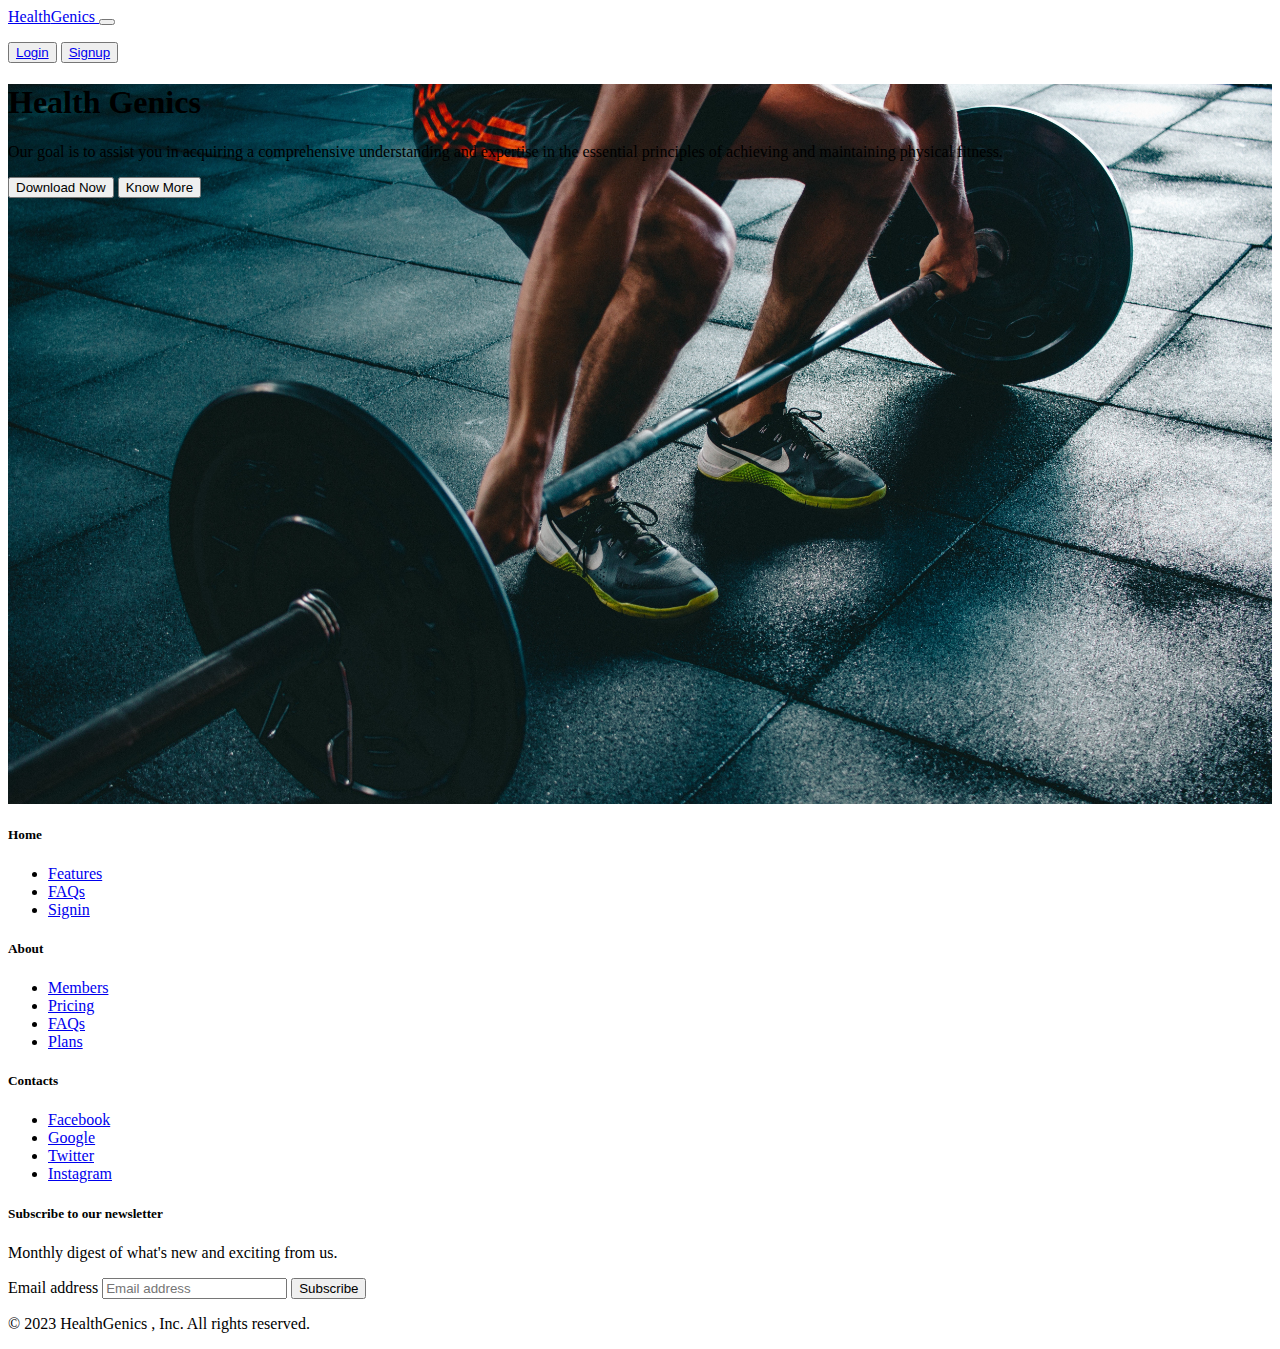
<file: index.html>
<!DOCTYPE html>
<html lang="en">

<head>
    <meta charset="UTF-8">
    <meta http-equiv="X-UA-Compatible" content="IE=edge">
    <meta name="viewport" content="width=device-width, initial-scale=1.0">
    <title>landingpage</title>
    <link href="https://cdn.jsdelivr.net/npm/bootstrap@5.3.0-alpha3/dist/css/bootstrap.min.css" rel="stylesheet"
        integrity="sha384-KK94CHFLLe+nY2dmCWGMq91rCGa5gtU4mk92HdvYe+M/SXH301p5ILy+dN9+nJOZ" crossorigin="anonymous">
</head>

<body>
    <!-- Navigation -->
    <section>
    <nav class="navbar navbar-expand-lg bg-secondary fixed-top">
        <div class="container">
            <a class="navbar-brand fw-bold text-body-emphasis-light" href="#">
                <span class="text-light">Health</span><span class="text-danger">Genics </span>
            </a>
            <button class="navbar-toggler" type="button" data-bs-toggle="collapse" data-bs-target="#navbarScroll"
                aria-controls="navbarScroll" aria-expanded="false" aria-label="Toggle navigation">
                <span class="navbar-toggler-icon"></span>
            </button>
            <div class="collapse navbar-collapse" id="navbarScroll">
                <ul class="navbar-nav mx-auto my-2 my-lg-0 " style="--bs-scroll-height: 100px;"></ul>                 

                <form role="search">
                    <button class="btn btn-outline-light" type="submit"> <a class="nav-link text-light" href="login.html">Login</a> </button>
                    <button class="btn btn-outline-light" type="submit"> <a class="nav-link text-light" href="signup.html">Signup</a> </button>
                </form>
            </div>
        </div>
    </nav>
    <!-- Hero -->
</section>
<section id="body" class="bg-dark text-light">
    <div class="bg-img" style="background-image: url('pexels-victor-freitas-841130.jpg');
    height: 80vh; background-size: cover;">
<div class="px-4 py-5 my-5 text-center">
    <h1 class="display-5 fw-bold text-body-emphasis"> <span class="text-light">Health</span> <span class="text-danger">Genics</span></h1>
    <div class="col-lg-6 mx-auto">
      <p class="lead mb-4">Our goal is to assist you in acquiring a comprehensive understanding and 
        expertise in the essential principles of achieving and maintaining physical fitness.</p>
      <div class="d-grid gap-2 d-sm-flex justify-content-sm-center">
        <button type="button" class="btn btn-danger btn-lg px-4 gap-3">Download Now</button>
        <button type="button" class="btn btn-outline-secondary btn-lg px-4">Know More</button>
      </div>
    </div>
  </div>
</div>
</section>


<!-- Footer -->
<section class="bg-dark text-light" id="contacts">
    <div class="container">
        <footer class="py-5">
         
          <div class="row">
            <div class="col-6 col-md-2 mb-3">
              <h5>Home</h5>
              <ul class="nav flex-column">
                <li class="nav-item mb-2"><a href="#" class="nav-link p-0 text-light">Features</a></li>
                <li class="nav-item mb-2"><a href="#" class="nav-link p-0 text-light">FAQs</a></li>
                <li class="nav-item mb-2"><a href="#" class="nav-link p-0 text-light">Signin</a></li>               
              </ul>
            </div>
      
            <div class="col-6 col-md-2 mb-3">
              <h5>About</h5>
              <ul class="nav flex-column">
                <li class="nav-item mb-2"><a href="#" class="nav-link p-0 text-light">Members</a></li>
                <li class="nav-item mb-2"><a href="#" class="nav-link p-0 text-light">Pricing</a></li>
                <li class="nav-item mb-2"><a href="#" class="nav-link p-0 text-light">FAQs</a></li>
                <li class="nav-item mb-2"><a href="#" class="nav-link p-0 text-light">Plans</a></li>
              </ul>
            </div>
      
            <div class="col-6 col-md-2 mb-3">
              <h5>Contacts</h5>
              <ul class="nav flex-column">
                <li class="nav-item mb-2"><a href="#" class="nav-link p-0 text-light">Facebook</a></li>
                <li class="nav-item mb-2"><a href="#" class="nav-link p-0 text-light">Google</a></li>
                <li class="nav-item mb-2"><a href="#" class="nav-link p-0 text-light">Twitter</a></li>
                <li class="nav-item mb-2"><a href="#" class="nav-link p-0 text-light">Instagram</a></li>

              </ul>
            </div>
      
            <div class="col-md-5 offset-md-1 mb-3">
              <form>
                <h5>Subscribe to our newsletter</h5>
                <p>Monthly digest of what's new and exciting from us.</p>
                <div class="d-flex flex-column flex-sm-row w-100 gap-2">
                  <label for="newsletter1" class="visually-hidden">Email address</label>
                  <input id="newsletter1" type="text" class="form-control" placeholder="Email address">
                  <button class="btn btn-danger" type="button">Subscribe</button>
                </div>
              </form>
            </div>
          </div>
      
          <div class="d-flex flex-column flex-sm-row justify-content-center py-1 my-1 border-top">
            <p>&copy; 2023 Health<span class="text-danger">Genics</span> , Inc. All rights reserved.</p>
          </div>
        </footer>
      </div>
</section>

    <script src="https://cdn.jsdelivr.net/npm/bootstrap@5.3.0-alpha3/dist/js/bootstrap.bundle.min.js"
        integrity="sha384-ENjdO4Dr2bkBIFxQpeoTz1HIcje39Wm4jDKdf19U8gI4ddQ3GYNS7NTKfAdVQSZe"
        crossorigin="anonymous"></script>
</body>

</html>
</file>
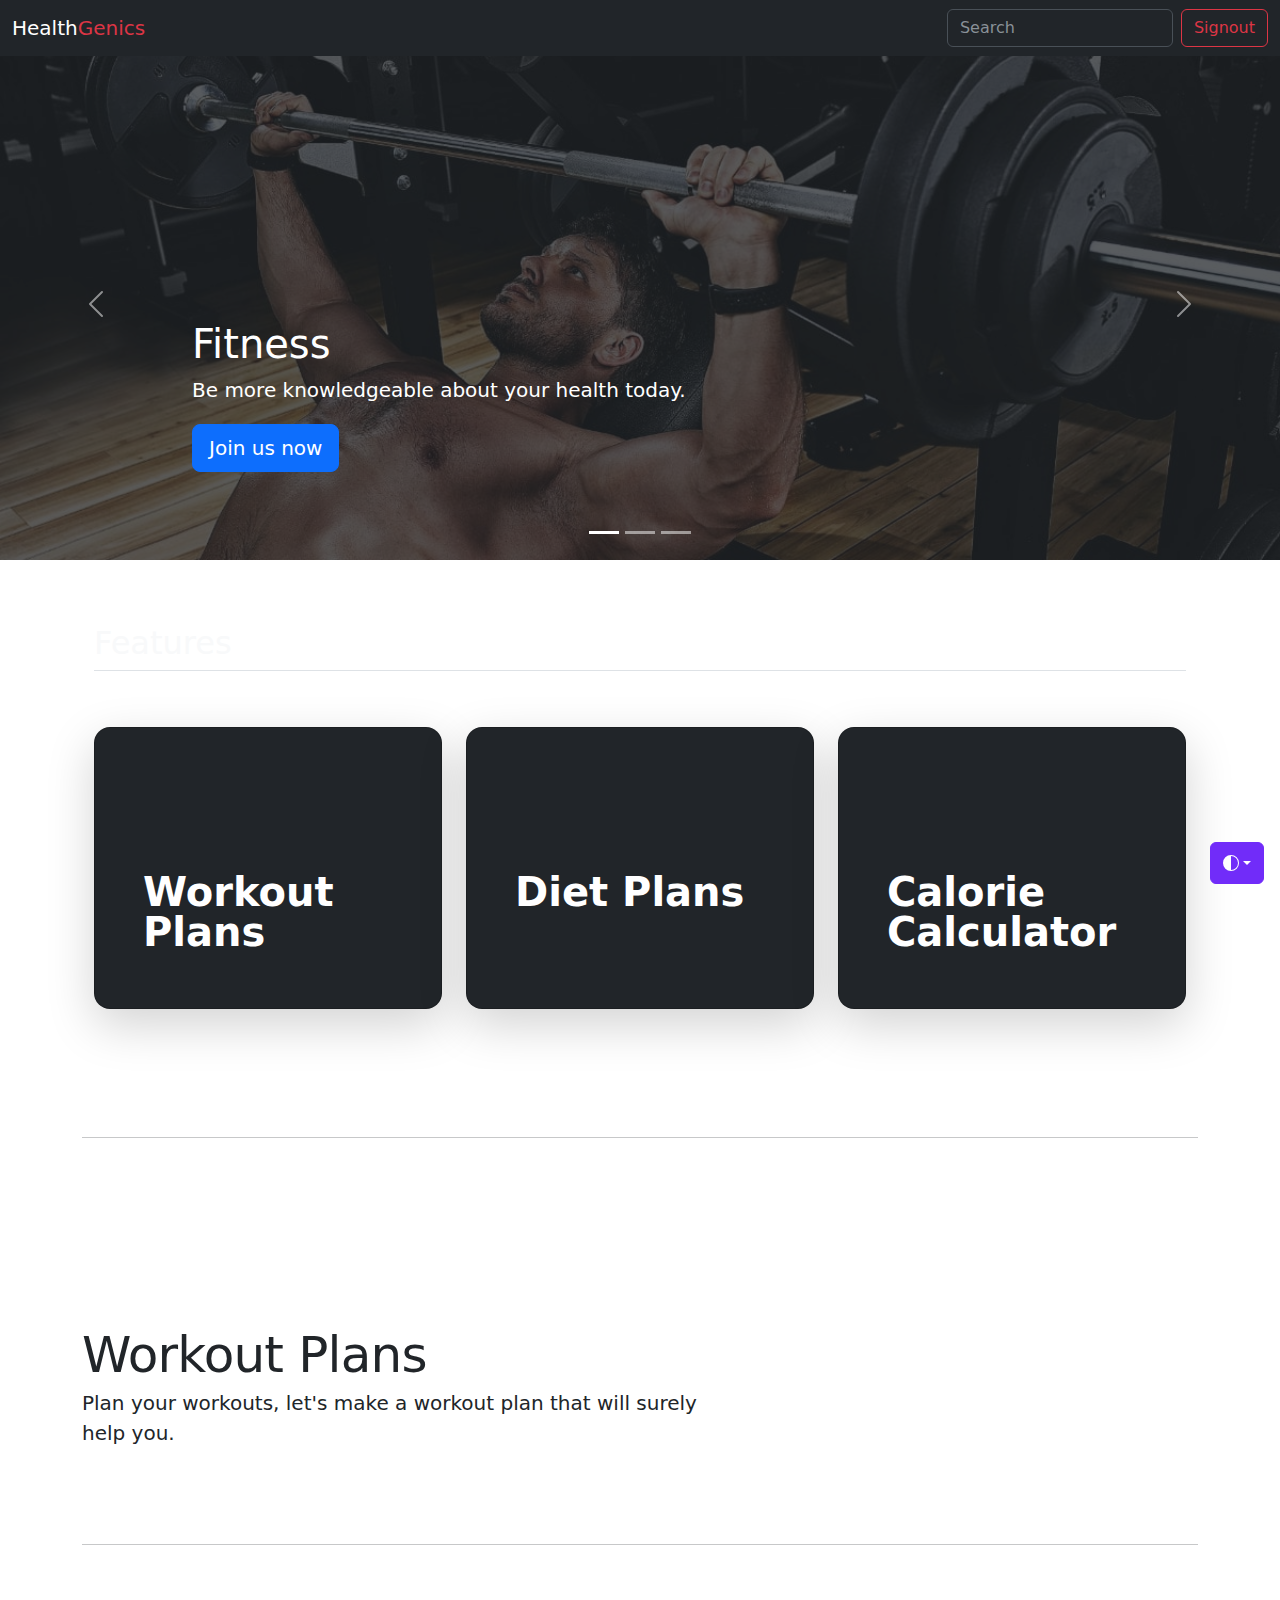
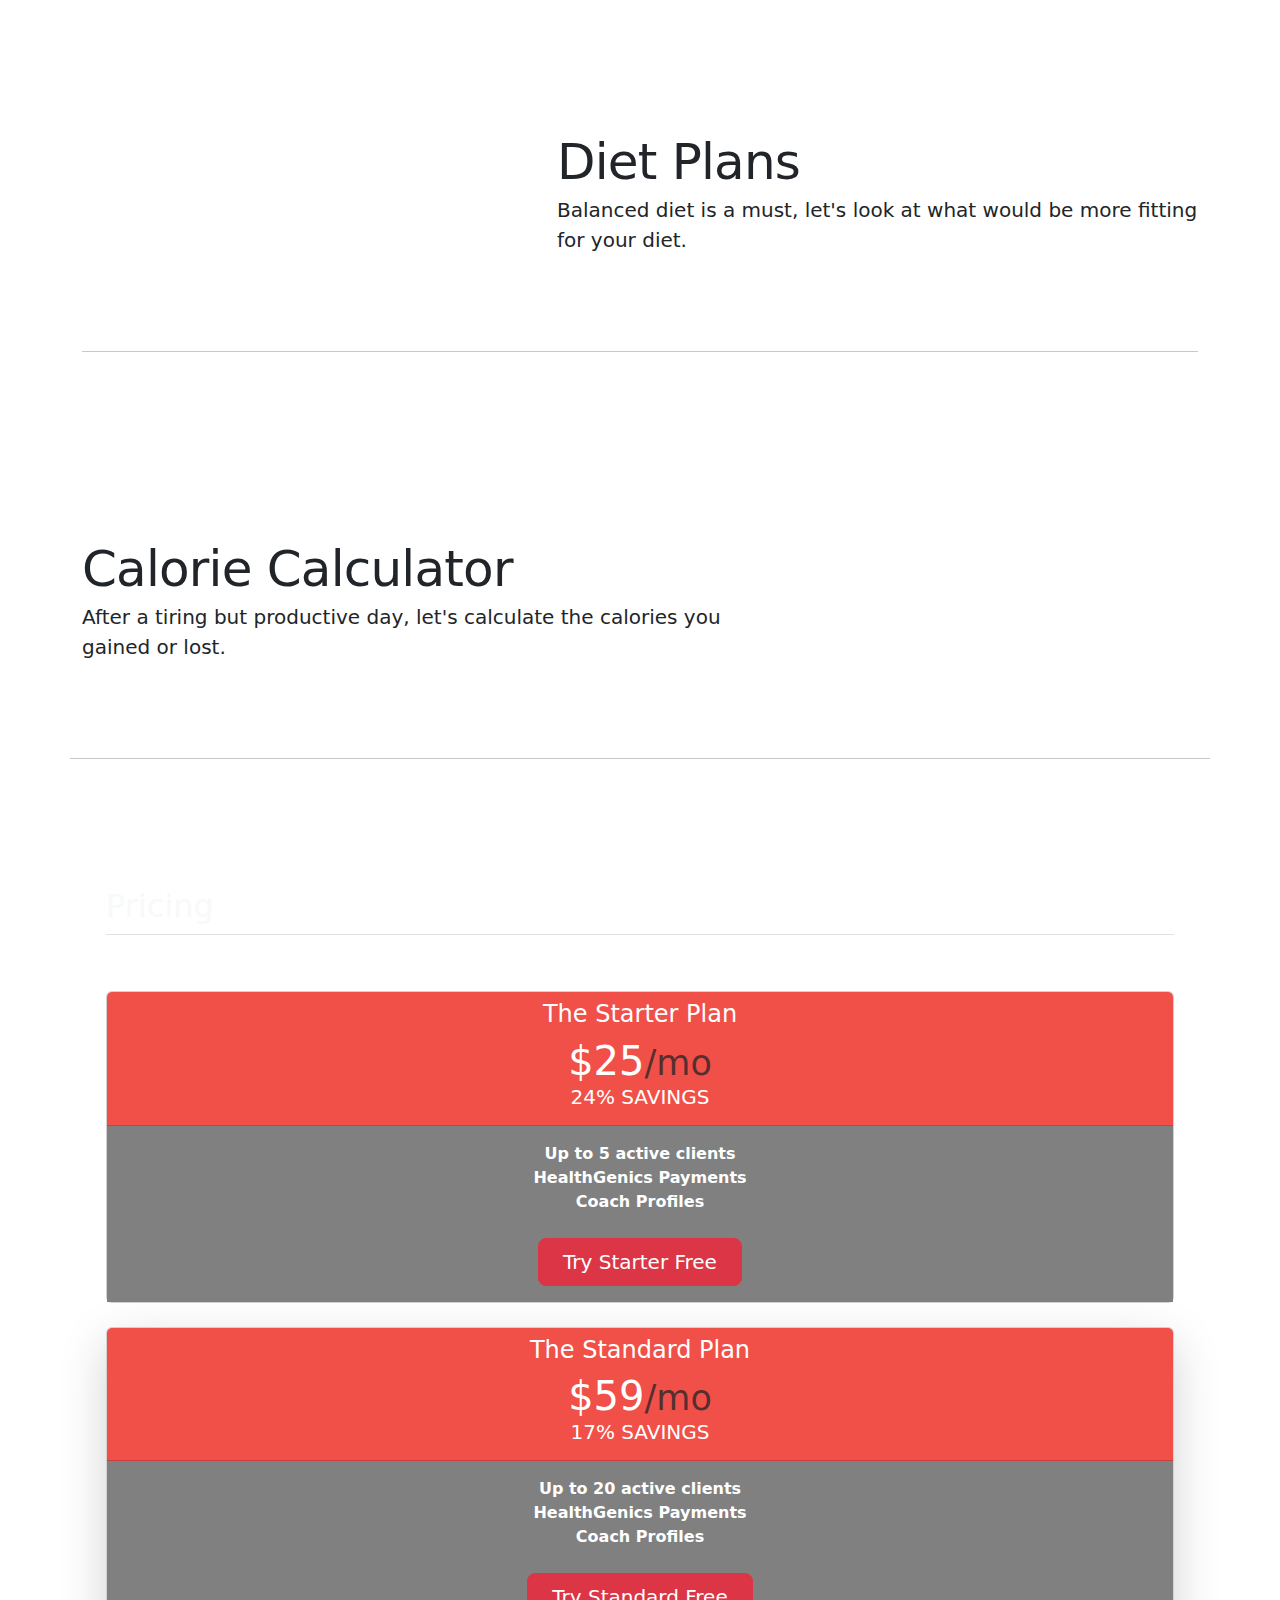
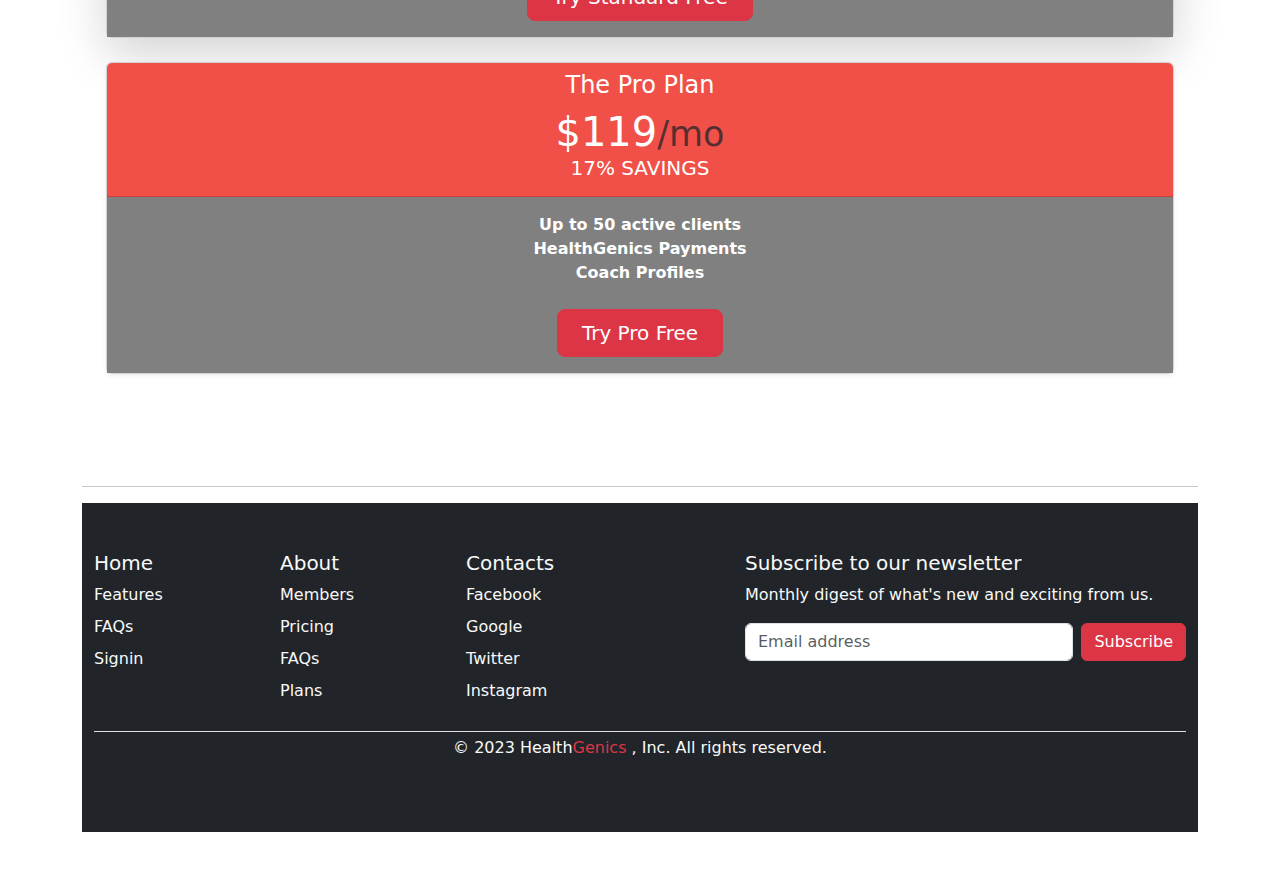
<file: dashboard.html>
<!DOCTYPE html>
<html lang="en">
<head>
  <meta charset="UTF-8">
  <meta http-equiv="X-UA-Compatible" content="IE=edge">
  <meta name="viewport" content="width=device-width, initial-scale=1.0">
  <link rel="stylesheet" href="bootstrap.min.css">
  <title>HealthGenics Dashboard</title>

  <style>
    .bd-placeholder-img {
      font-size: 1.125rem;
      text-anchor: middle;
      -webkit-user-select: none;
      -moz-user-select: none;
      user-select: none;
    }

    @media (min-width: 768px) {
      .bd-placeholder-img-lg {
        font-size: 3.5rem;
      }
    }

    .b-example-divider {
      width: 100%;
      height: 3rem;
      background-color: rgba(0, 0, 0, .1);
      border: solid rgba(0, 0, 0, .15);
      border-width: 1px 0;
      box-shadow: inset 0 .5em 1.5em rgba(0, 0, 0, .1), inset 0 .125em .5em rgba(0, 0, 0, .15);
    }

    .b-example-vr {
      flex-shrink: 0;
      width: 1.5rem;
      height: 100vh;
    }

    .bi {
      vertical-align: -.125em;
      fill: currentColor;
    }

    .nav-scroller {
      position: relative;
      z-index: 2;
      height: 2.75rem;
      overflow-y: hidden;
    }

    .nav-scroller .nav {
      display: flex;
      flex-wrap: nowrap;
      padding-bottom: 1rem;
      margin-top: -1px;
      overflow-x: auto;
      text-align: center;
      white-space: nowrap;
      -webkit-overflow-scrolling: touch;
    }

    .btn-bd-primary {
      --bd-violet-bg: #712cf9;
      --bd-violet-rgb: 112.520718, 44.062154, 249.437846;

      --bs-btn-font-weight: 600;
      --bs-btn-color: var(--bs-white);
      --bs-btn-bg: var(--bd-violet-bg);
      --bs-btn-border-color: var(--bd-violet-bg);
      --bs-btn-hover-color: var(--bs-white);
      --bs-btn-hover-bg: #6528e0;
      --bs-btn-hover-border-color: #6528e0;
      --bs-btn-focus-shadow-rgb: var(--bd-violet-rgb);
      --bs-btn-active-color: var(--bs-btn-hover-color);
      --bs-btn-active-bg: #5a23c8;
      --bs-btn-active-border-color: #5a23c8;
    }
    .bd-mode-toggle {
      z-index: 1500;
    }
  </style>
</head>
<body>
  
  <!-- Custom styles for this template -->
  <link href="carousel.css" rel="stylesheet">
</head>
<body>
  <svg xmlns="http://www.w3.org/2000/svg" style="display: none;">
    <symbol id="check2" viewBox="0 0 16 16">
      <path d="M13.854 3.646a.5.5 0 0 1 0 .708l-7 7a.5.5 0 0 1-.708 0l-3.5-3.5a.5.5 0 1 1 .708-.708L6.5 10.293l6.646-6.647a.5.5 0 0 1 .708 0z"/>
    </symbol>
    <symbol id="circle-half" viewBox="0 0 16 16">
      <path d="M8 15A7 7 0 1 0 8 1v14zm0 1A8 8 0 1 1 8 0a8 8 0 0 1 0 16z"/>
    </symbol>
    <symbol id="moon-stars-fill" viewBox="0 0 16 16">
      <path d="M6 .278a.768.768 0 0 1 .08.858 7.208 7.208 0 0 0-.878 3.46c0 4.021 3.278 7.277 7.318 7.277.527 0 1.04-.055 1.533-.16a.787.787 0 0 1 .81.316.733.733 0 0 1-.031.893A8.349 8.349 0 0 1 8.344 16C3.734 16 0 12.286 0 7.71 0 4.266 2.114 1.312 5.124.06A.752.752 0 0 1 6 .278z"/>
      <path d="M10.794 3.148a.217.217 0 0 1 .412 0l.387 1.162c.173.518.579.924 1.097 1.097l1.162.387a.217.217 0 0 1 0 .412l-1.162.387a1.734 1.734 0 0 0-1.097 1.097l-.387 1.162a.217.217 0 0 1-.412 0l-.387-1.162A1.734 1.734 0 0 0 9.31 6.593l-1.162-.387a.217.217 0 0 1 0-.412l1.162-.387a1.734 1.734 0 0 0 1.097-1.097l.387-1.162zM13.863.099a.145.145 0 0 1 .274 0l.258.774c.115.346.386.617.732.732l.774.258a.145.145 0 0 1 0 .274l-.774.258a1.156 1.156 0 0 0-.732.732l-.258.774a.145.145 0 0 1-.274 0l-.258-.774a1.156 1.156 0 0 0-.732-.732l-.774-.258a.145.145 0 0 1 0-.274l.774-.258c.346-.115.617-.386.732-.732L13.863.1z"/>
    </symbol>
    <symbol id="sun-fill" viewBox="0 0 16 16">
      <path d="M8 12a4 4 0 1 0 0-8 4 4 0 0 0 0 8zM8 0a.5.5 0 0 1 .5.5v2a.5.5 0 0 1-1 0v-2A.5.5 0 0 1 8 0zm0 13a.5.5 0 0 1 .5.5v2a.5.5 0 0 1-1 0v-2A.5.5 0 0 1 8 13zm8-5a.5.5 0 0 1-.5.5h-2a.5.5 0 0 1 0-1h2a.5.5 0 0 1 .5.5zM3 8a.5.5 0 0 1-.5.5h-2a.5.5 0 0 1 0-1h2A.5.5 0 0 1 3 8zm10.657-5.657a.5.5 0 0 1 0 .707l-1.414 1.415a.5.5 0 1 1-.707-.708l1.414-1.414a.5.5 0 0 1 .707 0zm-9.193 9.193a.5.5 0 0 1 0 .707L3.05 13.657a.5.5 0 0 1-.707-.707l1.414-1.414a.5.5 0 0 1 .707 0zm9.193 2.121a.5.5 0 0 1-.707 0l-1.414-1.414a.5.5 0 0 1 .707-.707l1.414 1.414a.5.5 0 0 1 0 .707zM4.464 4.465a.5.5 0 0 1-.707 0L2.343 3.05a.5.5 0 1 1 .707-.707l1.414 1.414a.5.5 0 0 1 0 .708z"/>
    </symbol>
  </svg>

  <div class="dropdown position-fixed bottom-0 end-0 mb-3 me-3 bd-mode-toggle">
    <button class="btn btn-bd-primary py-2 dropdown-toggle d-flex align-items-center"
            id="bd-theme"
            type="button"
            aria-expanded="false"
            data-bs-toggle="dropdown"
            aria-label="Toggle theme (auto)">
      <svg class="bi my-1 theme-icon-active" width="1em" height="1em"><use href="#circle-half"></use></svg>
      <span class="visually-hidden" id="bd-theme-text">Toggle theme</span>
    </button>
    <ul class="dropdown-menu dropdown-menu-end shadow" aria-labelledby="bd-theme-text">
      <li>
        <button type="button" class="dropdown-item d-flex align-items-center" data-bs-theme-value="light" aria-pressed="false">
          <svg class="bi me-2 opacity-50 theme-icon" width="1em" height="1em"><use href="#sun-fill"></use></svg>
          Light
          <svg class="bi ms-auto d-none" width="1em" height="1em"><use href="#check2"></use></svg>
        </button>
      </li>
      <li>
        <button type="button" class="dropdown-item d-flex align-items-center" data-bs-theme-value="dark" aria-pressed="false">
          <svg class="bi me-2 opacity-50 theme-icon" width="1em" height="1em"><use href="#moon-stars-fill"></use></svg>
          Dark
          <svg class="bi ms-auto d-none" width="1em" height="1em"><use href="#check2"></use></svg>
        </button>
      </li>
      <li>
        <button type="button" class="dropdown-item d-flex align-items-center active" data-bs-theme-value="auto" aria-pressed="true">
          <svg class="bi me-2 opacity-50 theme-icon" width="1em" height="1em"><use href="#circle-half"></use></svg>
          Auto
          <svg class="bi ms-auto d-none" width="1em" height="1em"><use href="#check2"></use></svg>
        </button>
      </li>
    </ul>
  </div>

  
<header data-bs-theme="dark">
<nav class="navbar navbar-expand-md navbar-dark fixed-top bg-dark">
  <div class="container-fluid">
    <a class="navbar-brand">Health<span class="text-danger">Genics</span> </a>

    <form class="d-flex" role="search">
      <input class="form-control me-2" type="search" placeholder="Search" aria-label="Search">
      <button class="btn btn-outline-danger" type="submit"> <a class="nav-link text-danger" href="login.html">Signout</a> </button>
    </form>
  </div>
</nav>
</header>

<main>

<div id="myCarousel" class="carousel slide" data-bs-ride="carousel">
  <div class="carousel-indicators">
    <button type="button" data-bs-target="#myCarousel" data-bs-slide-to="0" class="active" aria-current="true" aria-label="Slide 1"></button>
    <button type="button" data-bs-target="#myCarousel" data-bs-slide-to="1" aria-label="Slide 2"></button>
    <button type="button" data-bs-target="#myCarousel" data-bs-slide-to="2" aria-label="Slide 3"></button>
  </div>
  <div class="carousel-inner">
    <div class="carousel-item active" style="background-image:url(3_day_beginner_workout_routine_-_1200x630.jpg); background-repeat: no-repeat; background-size: cover;">
      <svg class="bd-placeholder-img" width="100%" height="100%" xmlns="http://www.w3.org/2000/svg" aria-hidden="true" preserveAspectRatio="xMidYMid slice" focusable="false"><rect width="100%" height="100%" fill="var(--bs-secondary-color)"/></svg>
      <div class="container">
        <div class="carousel-caption text-start";>
          <h1>Fitness</h1>
          <p>Be more knowledgeable about your health today.</p>
          <p><a class="btn btn-lg btn-primary" href="#pricing">Join us now</a></p>
        </div>
      </div>
    </div>
    <div class="carousel-item" style="background-image: url(box-jump-workout-royalty-free-image-1673652608.jpg); background-repeat: no-repeat; background-size: cover;">
      <svg class="bd-placeholder-img" width="100%" height="100%" xmlns="http://www.w3.org/2000/svg" aria-hidden="true" preserveAspectRatio="xMidYMid slice" focusable="false"><rect width="100%" height="100%" fill="var(--bs-secondary-color)"/></svg>
      <div class="container">
        <div class="carousel-caption">
          <h1>What we offer</h1>
          <p>Get a hold of what having a fitness app is like.</p>
          <p><a class="btn btn-lg btn-primary" href="#features">Click here</a></p>
        </div>
      </div>
    </div>
    <div class="carousel-item" style="background-image: url(EVO-2021-PP-JULY_banner_07.jpg); background-repeat: no-repeat; background-size: cover;">
      <svg class="bd-placeholder-img" width="100%" height="100%" xmlns="http://www.w3.org/2000/svg" aria-hidden="true" preserveAspectRatio="xMidYMid slice" focusable="false"><rect width="100%" height="100%" fill="var(--bs-secondary-color)"/></svg>
      <div class="container">
        <div class="carousel-caption text-end">
          <h1>Learn about us</h1>
          <p>Learn more about your best fitness app HealthGenics.</p>
          <p><a class="btn btn-lg btn-primary" href="#footer">Click here</a></p>
        </div>
      </div>
    </div>
  </div>
  <button class="carousel-control-prev" type="button" data-bs-target="#myCarousel" data-bs-slide="prev">
    <span class="carousel-control-prev-icon" aria-hidden="true"></span>
    <span class="visually-hidden">Previous</span>
  </button>
  <button class="carousel-control-next" type="button" data-bs-target="#myCarousel" data-bs-slide="next">
    <span class="carousel-control-next-icon" aria-hidden="true"></span>
    <span class="visually-hidden">Next</span>
  </button>
</div>


<!-- Marketing messaging and featurettes
================================================== -->
<!-- Wrap the rest of the page in another container to center all the content. -->

<div class="container marketing">

  <!-- Three columns of text below the carousel -->
  <!-- Features -->
<section id="features1">
  <div class="container" id="custom-cards">
      <h2 class="pb-2 border-bottom text-light">Features</h2>
  
      <div class="row row-cols-1 row-cols-lg-3 align-items-stretch g-4 py-5">
        <div class="col">
          <div class="card card-cover h-100 overflow-hidden text-bg-dark rounded-4 shadow-lg" style="background-image: url('https://img.freepik.com/premium-photo/fitness-bodybuilding-background_136595-22918.jpg?w=2000'); background-repeat: no-repeat; background-size: cover;">
            <div class="d-flex flex-column h-100 p-5 pb-3 text-white text-shadow-1">
              <h3 class="pt-5 mt-5 mb-4 display-6 lh-1 fw-bold">Workout Plans</h3>
              <ul class="d-flex list-unstyled mt-auto">
              </ul>
            </div>
          </div>
        </div>
  
        <div class="col">
          <div class="card card-cover h-100 overflow-hidden text-bg-dark rounded-4 shadow-lg" style="background-image: url('https://i.pinimg.com/originals/e8/d8/ee/e8d8ee9edece42916aa5851d7fd7bebd.jpg'); background-repeat: no-repeat; background-size: cover;">
            <div class="d-flex flex-column h-100 p-5 pb-3 text-white text-shadow-1">
              <h3 class="pt-5 mt-5 mb-4 display-6 lh-1 fw-bold">Diet Plans</h3>
              <ul class="d-flex list-unstyled mt-auto">
              </ul>
            </div>
          </div>
        </div>
  
        <div class="col">
          <div class="card card-cover h-100 overflow-hidden text-bg-dark rounded-4 shadow-lg bg-image hover-zoom" style="background-image: url('https://t3.ftcdn.net/jpg/02/15/99/44/360_F_215994403_3Okw9dk1Vc1DU7DCOXFPMbaz2QPg0tJu.jpg'); background-repeat: no-repeat; background-size: cover; "class="w-100">
            <div class="d-flex flex-column h-100 p-5 pb-3 text-shadow-1">
              <h3 class="pt-5 mt-5 mb-4 display-6 lh-1 fw-bold">Calorie Calculator</h3>
              <ul class="d-flex list-unstyled mt-auto">
              </ul>
            </div>
          </div>
        </div>
      </div>
    </div>
</section>


  <!-- START THE FEATURETTES -->

  <hr class="featurette-divider">

  <section id="features">
    <div class="row featurette">
      <div class="col-md-7">
        <h2 class="featurette-heading fw-normal lh-1">Workout Plans</h2>
        <p class="lead">Plan your workouts, let's make a workout plan that will surely help you.</p>
      </div>
      <div class="col-md-5" style="background-image: url('https://img.freepik.com/premium-photo/fitness-bodybuilding-background_136595-22918.jpg?w=2000'); background-repeat: no-repeat; background-size: cover;" >
      </div>
    </div>
  
    <hr class="featurette-divider">
  
    <div class="row featurette">
      <div class="col-md-7 order-md-2">
        <h2 class="featurette-heading fw-normal lh-1">Diet Plans</h2>
        <p class="lead">Balanced diet is a must, let's look at what would be more fitting for your diet.</p>
      </div>
      <div class="col-md-5 order-md-1" style="background-image: url('https://i.pinimg.com/originals/e8/d8/ee/e8d8ee9edece42916aa5851d7fd7bebd.jpg'); background-repeat: no-repeat; background-size: cover;">
      </div>
    </div>
  
    <hr class="featurette-divider">
  
    <div class="row featurette">
      <div class="col-md-7">
        <h2 class="featurette-heading fw-normal lh-1">Calorie Calculator</h2>
        <p class="lead">After a tiring but productive day, let's calculate the calories you gained or lost.</p>
      </div>
      <div class="col-md-5" style="background-image: url('https://t3.ftcdn.net/jpg/02/15/99/44/360_F_215994403_3Okw9dk1Vc1DU7DCOXFPMbaz2QPg0tJu.jpg'); background-repeat: no-repeat; background-size: cover; "class="w-100"> 
    </div>
  
    <hr class="featurette-divider">
  
    <!-- /END THE FEATURETTES -->
  
  </div><!-- /.container -->
  </section>

  

<!-- Pricing -->
<section id="pricing">
  <div class="container px-4 py-5" id="custom-cards">
  <h2 class="pb-2 border-bottom text-light">Pricing</h2>

  <div class="pricetable text-center">
    <div class="row row-cols-1 align-items-stretch g-4 py-5">
      <div class="col">
      <div class="card ">
      
        <div class="card-header" style="background-color: #f15048; color: white;" >
          <h4>The Starter Plan</h4>
          <h1 class="my-0 font-weight-normal">$25<small class="text-muted">/mo</small></h1>
          <h5>24% SAVINGS</h5>
        </div>
        <div class="card-body" style="background-color: grey; color: white;">                 
            <ul class="list-unstyled mt-e mb-4 fw-bold">
              <li>Up to 5 active clients</li>
              <li>HealthGenics Payments</li>
              <li>Coach Profiles</li>
            </ul>
            <button type="button" class="btn btn-danger btn-lg px-4 gap-3">Try Starter Free</button>
        </div>
    </div>
  </div> 


    <div class="col">
      <div class="card shadow-lg">
      
        <div class="card-header" style="background-color: #f15048; color: white;">
          <h4>The Standard Plan</h4>
          <h1 class="my-0 font-weight-normal">$59<small class="text-muted">/mo</small></h1>
          <h5>17% SAVINGS</h5>
        </div>
  
        <div class="card-body" style="background-color: grey; color: white;">       
            <ul class="list-unstyled mt-e mb-4 fw-bold">
              <li>Up to 20 active clients</li>
              <li>HealthGenics Payments</li>
              <li>Coach Profiles</li>
            </ul>
            <button type="button" class="btn btn-danger btn-lg px-4 gap-3">Try Standard Free</button>
        </div>
    </div>

    <br>

  <div class="col">
      <div class="card shadow-sm">
      
        <div class="card-header" style="background-color: #f15048; color: white;">
        <h4>The Pro Plan</h4>
        <h1 class="my-0 font-weight-normal">$119<small class="text-muted">/mo</small></h1>
        <h5>17% SAVINGS</h5>
        </div>
  
        <div class="card-body" style="background-color: grey; color: white;">       
            <ul class="list-unstyled mt-e mb-4 fw-bold">
            <li>Up to 50 active clients</li>
            <li>HealthGenics Payments</li>
            <li>Coach Profiles</li>
            </ul>
            <button type="button" class="btn btn-danger btn-lg px-4 gap-3">Try Pro Free</button>
        </div>
    </div>      
    </div>
  </div>

</section>   

<hr class="pricing-divider">

<!-- FOOTER -->
<section id="footer">
  <section class="bg-dark text-light" id="contacts">
    <div class="container">  
        <footer class="py-5">
         
          <div class="row">
            <div class="col-6 col-md-2 mb-3">
              <h5>Home</h5>
              <ul class="nav flex-column">
                <li class="nav-item mb-2"><a href="#" class="nav-link p-0 text-light">Features</a></li>
                <li class="nav-item mb-2"><a href="#" class="nav-link p-0 text-light">FAQs</a></li>
                <li class="nav-item mb-2"><a href="#" class="nav-link p-0 text-light">Signin</a></li>               
              </ul>
            </div>
      
            <div class="col-6 col-md-2 mb-3">
              <h5>About</h5>
              <ul class="nav flex-column">
                <li class="nav-item mb-2"><a href="#" class="nav-link p-0 text-light">Members</a></li>
                <li class="nav-item mb-2"><a href="#" class="nav-link p-0 text-light">Pricing</a></li>
                <li class="nav-item mb-2"><a href="#" class="nav-link p-0 text-light">FAQs</a></li>
                <li class="nav-item mb-2"><a href="#" class="nav-link p-0 text-light">Plans</a></li>
              </ul>
            </div>
      
            <div class="col-6 col-md-2 mb-3">
              <h5>Contacts</h5>
              <ul class="nav flex-column">
                <li class="nav-item mb-2"><a href="#" class="nav-link p-0 text-light">Facebook</a></li>
                <li class="nav-item mb-2"><a href="#" class="nav-link p-0 text-light">Google</a></li>
                <li class="nav-item mb-2"><a href="#" class="nav-link p-0 text-light">Twitter</a></li>
                <li class="nav-item mb-2"><a href="#" class="nav-link p-0 text-light">Instagram</a></li>
  
              </ul>
            </div>
      
            <div class="col-md-5 offset-md-1 mb-3">
              <form>
                <h5>Subscribe to our newsletter</h5>
                <p>Monthly digest of what's new and exciting from us.</p>
                <div class="d-flex flex-column flex-sm-row w-100 gap-2">
                  <label for="newsletter1" class="visually-hidden">Email address</label>
                  <input id="newsletter1" type="text" class="form-control" placeholder="Email address">
                  <button class="btn btn-danger" type="button">Subscribe</button>
                </div>
              </form>
            </div>
          </div>
      
          <div class="d-flex flex-column flex-sm-row justify-content-center py-1 my-1 border-top">
            <p>&copy; 2023 Health<span class="text-danger">Genics</span> , Inc. All rights reserved.</p>
          </div>
        </footer>
      </div>
  </section>
</section>

</main>
  
  <script src="bootstrap.min.js"></script>
</body>
</html>
</file>
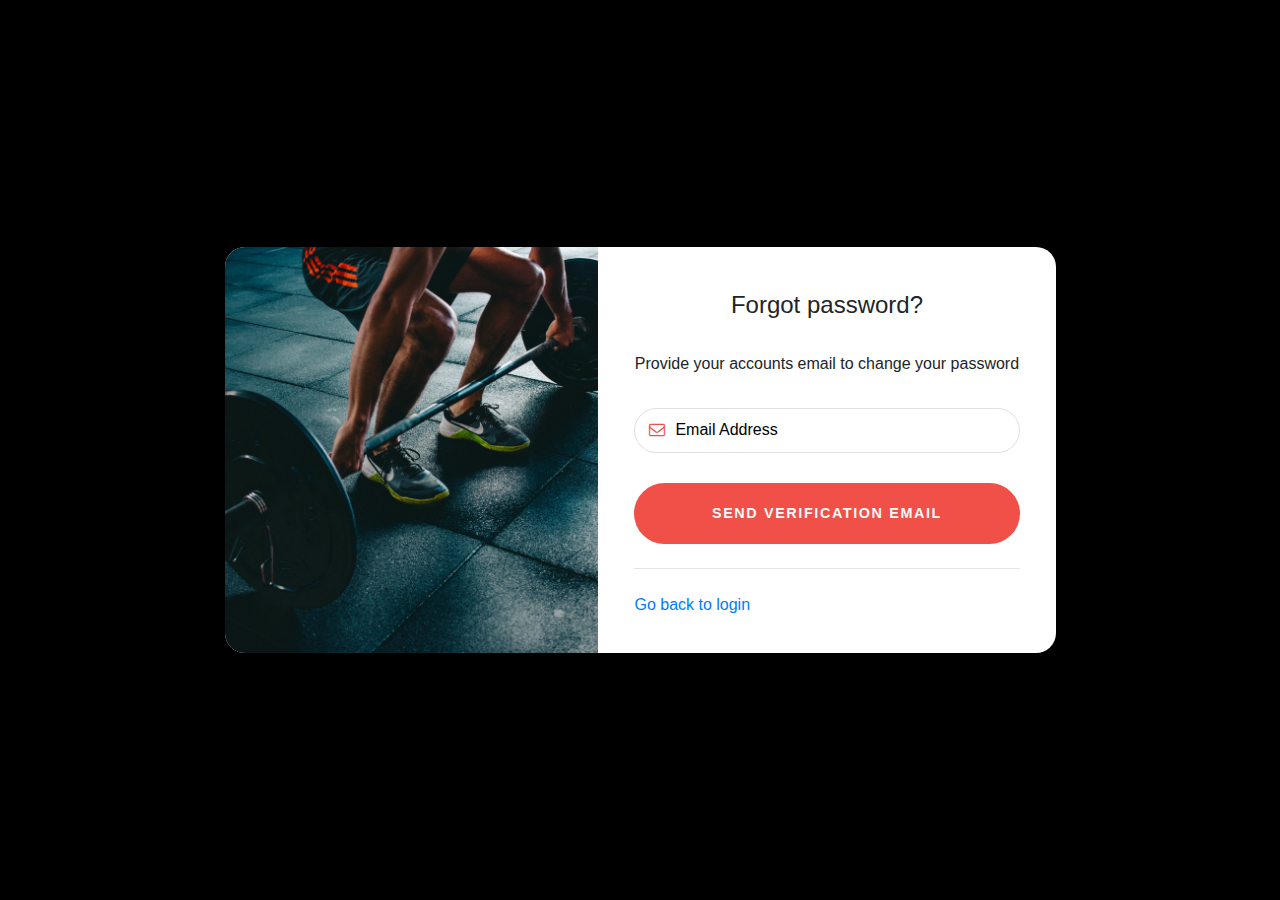
<file: forgotpassword.html>
<!DOCTYPE html>
<html lang="en">
<head>
    <meta charset="UTF-8">
    <meta http-equiv="X-UA-Compatible" content="IE=edge">
    <meta name="viewport" content="width=device-width, initial-scale=1.0">
    <link rel="stylesheet" href="forgotpassword.css">
    <link rel="stylesheet" href="https://stackpath.bootstrapcdn.com/bootstrap/4.5.0/css/bootstrap.min.css">
    <link href="https://stackpath.bootstrapcdn.com/font-awesome/4.7.0/css/font-awesome.min.css" rel="stylesheet">
    <script src="https://code.jquery.com/jquery-3.5.1.slim.min.js"></script>
    <title>Forgot Password</title>
    
</head>

<body>
    
    <div class="container">
        <div class="row px-3">
          <div class="col-lg-10 col-xl-9 card flex-row mx-auto px-0">
            <div class="img-left d-none d-md-flex"></div>
    
            <div class="card-body">
              <h4 class="title text-center mt-4">
                Forgot password?
              </h4>
              <p class="title text-center mt-4">
                Provide your accounts email to change your password
              </p>

              <form class="form-box px-3">
                <div class="form-input">
                  <span><i class="fa fa-envelope-o"></i></span>
                  <input type="email" name="" placeholder="Email Address" tabindex="10" required>
                </div>

                    <div class="mb-3">
                        <button type="submit" class="btn btn-block text-uppercase">
                       <a class="nav-link text-light">Send verification email</a> 
                        </button>    

                        <hr class="my-4">
                        
                        <a href="login.html" class="login-link">
                          Go back to login
                        </a>            
                      </div>                     
              </form>
            </div>
          </div>
        </div>
      </div>
</body>
</html>
</file>
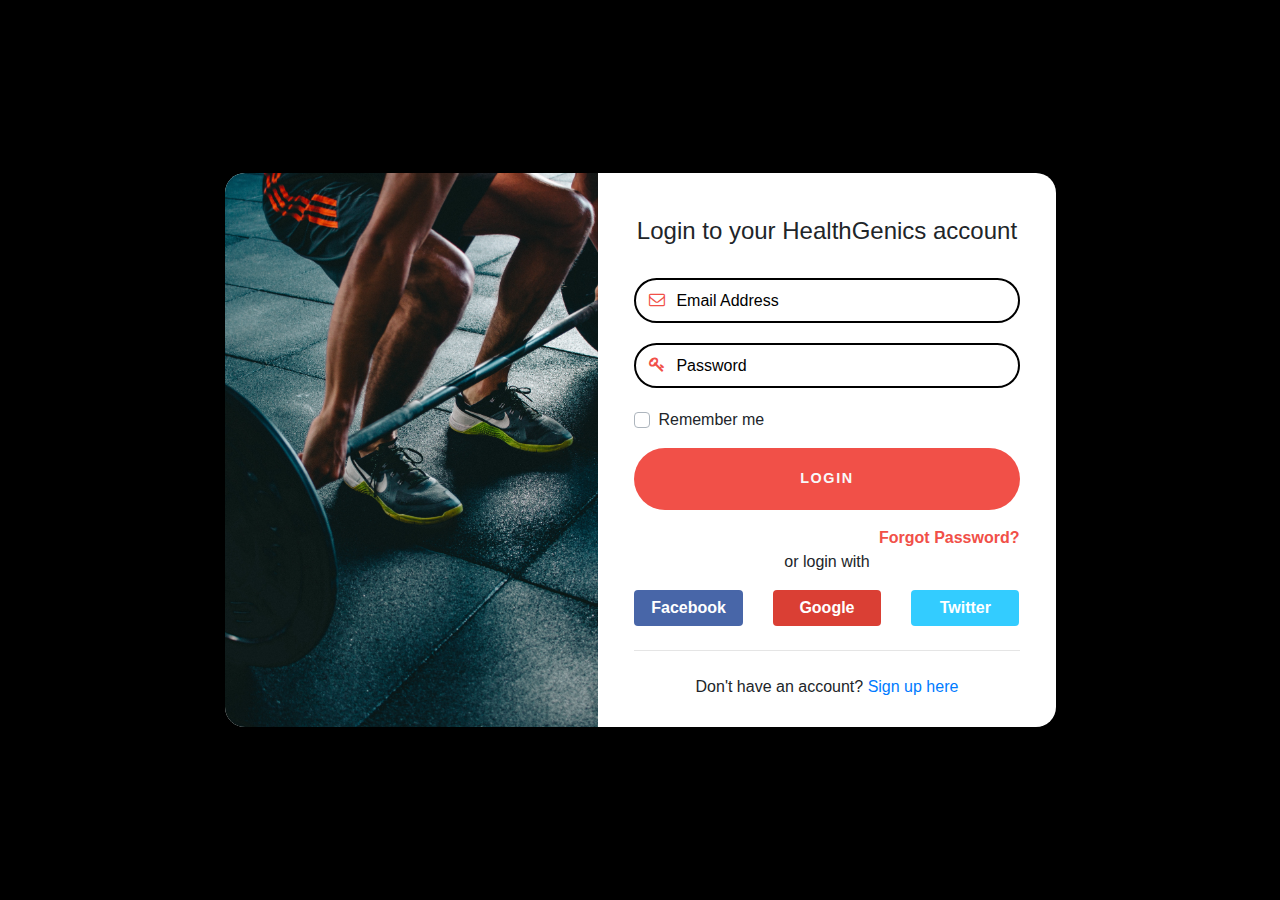
<file: login.html>
<!DOCTYPE html>
<html lang="en">
<head>
    <meta charset="UTF-8">
    <meta http-equiv="X-UA-Compatible" content="IE=edge">
    <meta name="viewport" content="width=device-width, initial-scale=1.0">
    <link rel="stylesheet" href="login.css">
    <link rel="stylesheet" href="https://stackpath.bootstrapcdn.com/bootstrap/4.5.0/css/bootstrap.min.css">
    <link href="https://stackpath.bootstrapcdn.com/font-awesome/4.7.0/css/font-awesome.min.css" rel="stylesheet">
    <script src="https://code.jquery.com/jquery-3.5.1.slim.min.js"></script>

    <title>Login</title>
</head>

<body>
    
    <div class="container">
        <div class="row px-3">
          <div class="col-lg-10 col-xl-9 card flex-row mx-auto px-0">
            <div class="img-left d-none d-md-flex"></div>
    
            <div class="card-body">
              <h4 class="title text-center mt-4">               
                Login to your HealthGenics account
              </h4>
              <form id="loginForm" class="form-box px-3">
                <div class="form-input">
                  <span><i class="fa fa-envelope-o"></i></span>
                  <input type="text" id="username" placeholder="Email Address" tabindex="10">
                </div>
                <div class="form-input">
                  <span><i class="fa fa-key"></i></span>
                  <input type="password" id="password" placeholder="Password">
                </div>
    
                <div class="mb-3">
                  <div class="custom-control custom-checkbox">
                    <input type="checkbox" class="custom-control-input" id="cb1" name="">
                    <label class="custom-control-label" for="cb1">Remember me</label>
                  </div>
                </div>
    
                <div class="mb-3">
                  <button type="submit" class="btn btn-block text-uppercase">
                   <a class="nav-link text-light">Login</a> 
                  </button>
                </div>
    
                <div class="text-right">
                  <a href="forgotpassword.html" class="forget-link">
                    Forgot Password?
                  </a>
                </div>
    
                <div class="text-center mb-3">
                  or login with
                </div>
    
                <div class="row mb-3">
                  <div class="col-4">
                    <a class="btn btn-block btn-social btn-facebook" href="dashboard.html">
                      Facebook
                    </a>
                  </div>
    
                  <div class="col-4">
                    <a href="dashboard.html" class="btn btn-block btn-social btn-google">
                      Google
                    </a>
                  </div>
    
                  <div class="col-4">
                    <a class="btn btn-block btn-social btn-twitter" href="dashboard.html">
                      Twitter
                    </a>
                  </div>
                </div>
    
                <hr class="my-4">
    
                <div class="text-center mb-2">
                  Don't have an account?
                  <a href="signup.html" class="signuplink">Sign up here</a>                                     
                </div>
              </form>
            </div>
          </div>
        </div>
      </div>

      <script>
        // Get the login form
        const form = document.getElementById("loginForm");
    
        // Add event listener for form submission
        form.addEventListener("submit", function(event) {
          event.preventDefault(); // Prevent form submission
    
          // Get the entered username and password
          const username = document.getElementById("username").value;
          const password = document.getElementById("password").value;
    
          // Perform login validation (dummy validation)
          if (username === "admin" && password === "password") {
          alert("Login successful!");
          window.location.href = 'dashboard.html';
        // Redirect to another page or perform additional actions
      } else {
        alert("Invalid username or password. Please try again.");
      }
      }
      );
      </script>

</body>
</html>
</file>
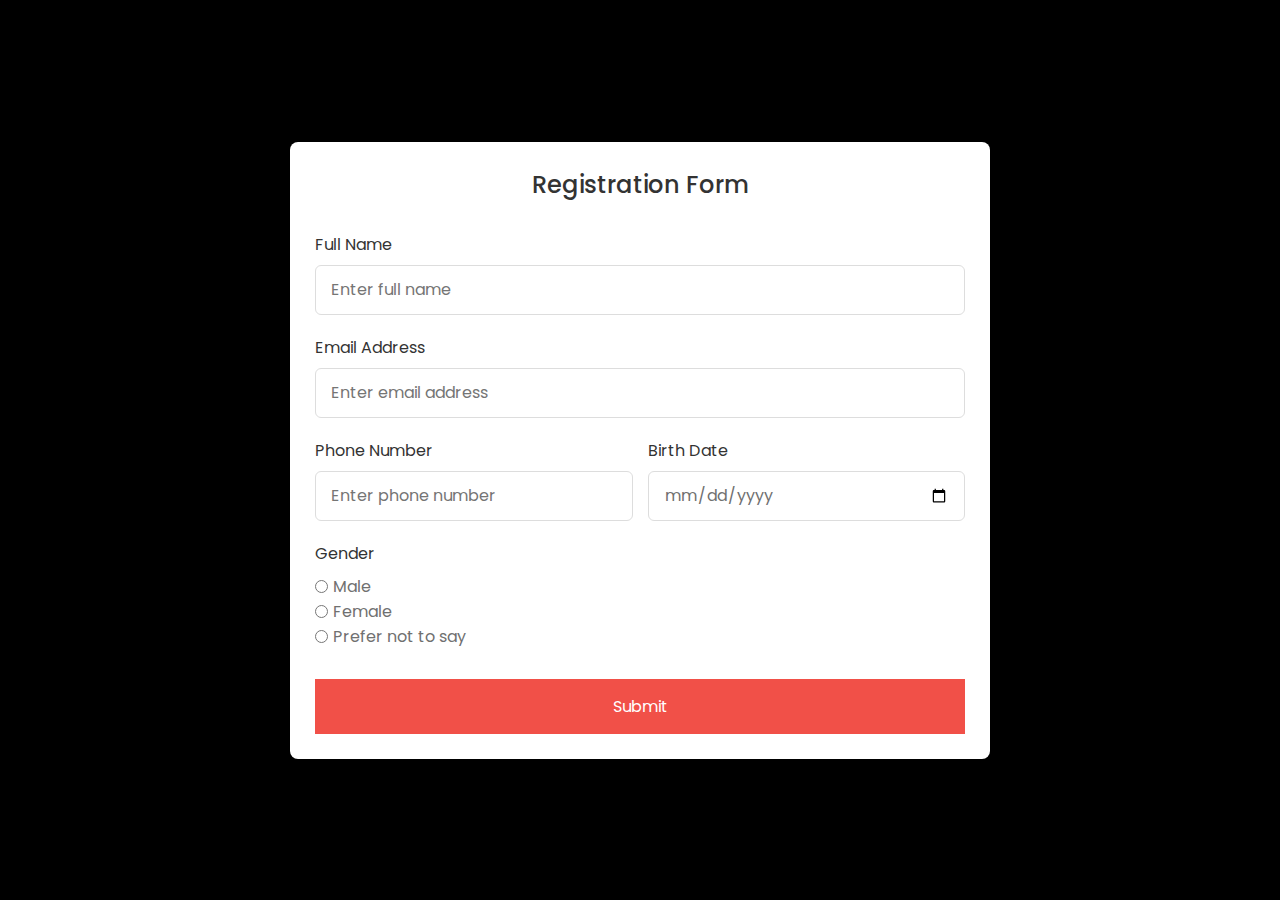
<file: regisform.html>
<!DOCTYPE html>
<html lang="en">
  <head>
    <meta charset="UTF-8" />
    <meta name="viewport" content="width=device-width, initial-scale=1.0" />
    <meta http-equiv="X-UA-Compatible" content="ie=edge" />
    <link rel="stylesheet" href="regisform.css" />
    <title>Registration Form</title>
  </head>
  <body>
    <section class="container">
      <header>Registration Form</header>
      <form id="regisform" class="form">
        <div class="input-box">
          <label>Full Name</label>
          <input type="text" id="fullname" placeholder="Enter full name" required/>
        </div>

        <div class="input-box">
          <label>Email Address</label>
          <input type="text" id="emailadd" placeholder="Enter email address"  required/>
        </div>

        <div class="column">
          <div class="input-box">
            <label>Phone Number</label>
            <input type="number" id="cpnum" placeholder="Enter phone number"  required/>
          </div>
          <div class="input-box">
            <label>Birth Date</label>
            <input type="date" id="bdate" placeholder="Enter birth date"  required/>
          </div>
        </div>
        <div class="gender-box">
          <h3>Gender</h3>
            <div class="gender">
              <input type="radio" id="check-male" name="gender" required>
              <label for="check-male">Male</label>
            </div>
            <div class="gender">
              <input type="radio" id="check-female" name="gender" required/>
              <label for="check-female">Female</label>
            </div>
            <div class="gender">
              <input type="radio" id="check-other" name="gender" required/>
              <label for="check-other">Prefer not to say</label>
            </div>
          </div>
        </div> 
                                                          
              <div class="mb-3">
                  <button type="submit" class="btn btn-block text-uppercase">
                  <a class="nav-link text-light">Submit</a>
                  </button>                                
                </div>
      </form>
    </section>

    <script>
      // Get the login form
      const form = document.getElementById("regisform");
  
      // Add event listener for form submission
      form.addEventListener("submit", function(event) {
        event.preventDefault(); // Prevent form submission
  
        // Get the entered username and password
        const fullname = document.getElementById("fullname").value;
        const emailaddress = document.getElementById("emailadd").value;
        const password = document.getElementById("cpnum").value;
        const confirmpassword = document.getElementById("bdate").value;
  
        // Perform login validation (dummy validation)
        if (fullname === " ") {
        alert("Registration successful!");
    }
    else {
      alert("Registration successful!");
      window.location.href ='dashboard.html';
    }
    }
    );
    </script>
  </body>
</html>
</file>
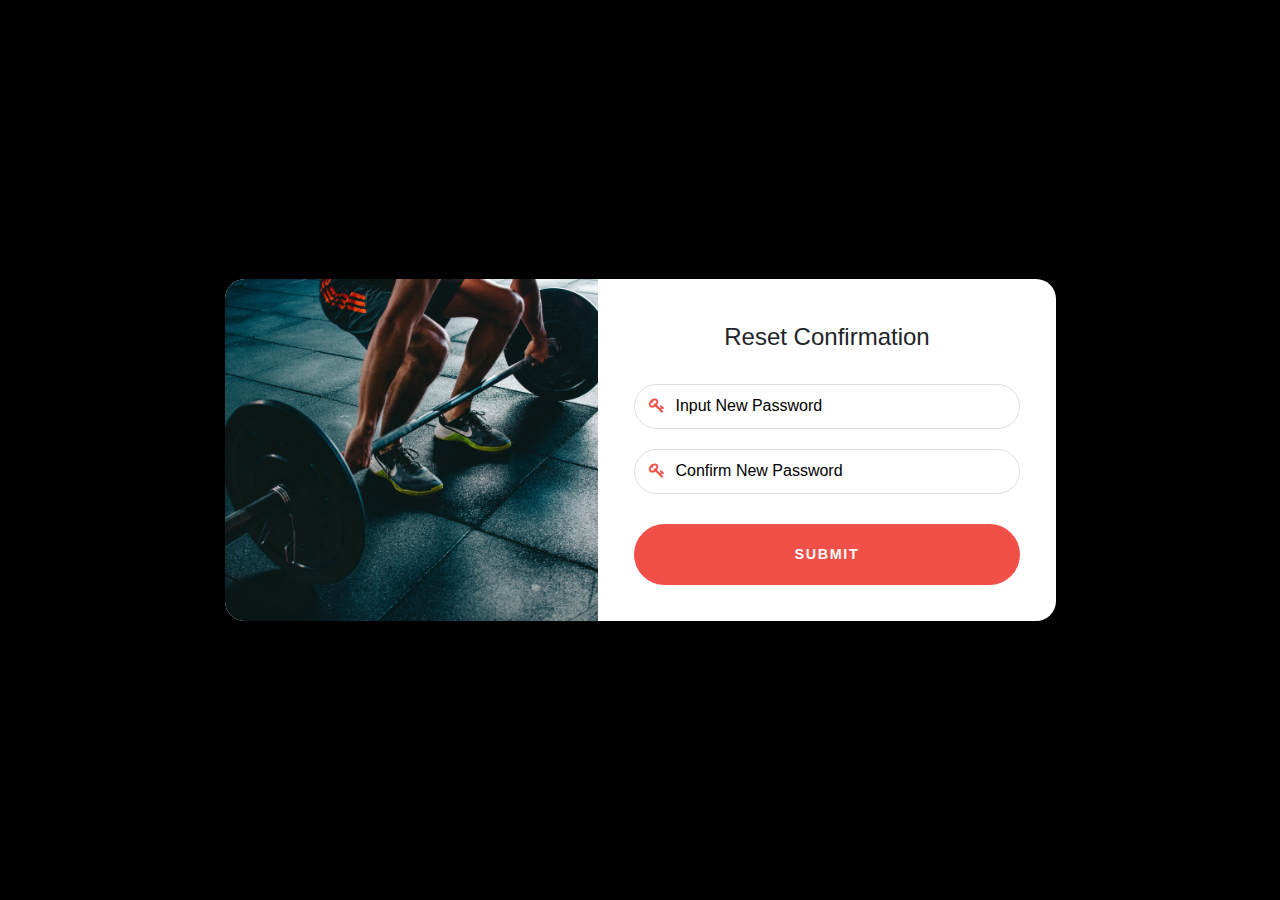
<file: resetconfirmation.html>
<!DOCTYPE html>
<html lang="en">
<head>
    <meta charset="UTF-8">
    <meta http-equiv="X-UA-Compatible" content="IE=edge">
    <meta name="viewport" content="width=device-width, initial-scale=1.0">
    <link rel="stylesheet" href="resetconfirmation.css">
    <link rel="stylesheet" href="https://stackpath.bootstrapcdn.com/bootstrap/4.5.0/css/bootstrap.min.css">
    <link href="https://stackpath.bootstrapcdn.com/font-awesome/4.7.0/css/font-awesome.min.css" rel="stylesheet">
    <script src="https://code.jquery.com/jquery-3.5.1.slim.min.js"></script>
    <title>Forgot Password</title>

</head>

<body>
    
    <div class="container">
        <div class="row px-3">
          <div class="col-lg-10 col-xl-9 card flex-row mx-auto px-0">
            <div class="img-left d-none d-md-flex"></div>
    
            <div class="card-body">
              <h4 class="title text-center mt-4">
                Reset Confirmation
              </h4>              

              <form id="resetpass" class="form-box px-3">
                <div class="form-input">
                  <span><i class="fa fa-key"></i></span>
                  <input type="password" id="password" placeholder="Input New Password" required>
                  
              <form class="form-box px-3">
                <div class="form-input">
                  <span><i class="fa fa-key"></i></span>
                  <input type="password" id="conpass" placeholder="Confirm New Password" required>

                </div>

                    <div class="mb-3">
                        <button type="submit" class="btn btn-block text-uppercase">
                       <a class="nav-link text-light" >SUBMIT</a>
                        </button>                                  
                      </div>                                          
              </form>
            </div>
          </div>
        </div>
      </div>

      <script>
        // Get the login form
        const form = document.getElementById("resetpass");
    
        // Add event listener for form submission
        form.addEventListener("submit", function(event) {
          event.preventDefault(); // Prevent form submission
    
          // Get the entered username and password
          const password = document.getElementById("password").value;
          const confirmpassword = document.getElementById("conpass").value;
    
          // Perform login validation (dummy validation)
          if (password === confirmpassword) {
          alert("Password reset succesful!");
          window.location.href ='dashboard.html';
      }
      else if (password !== confirmpassword) {
        alert("Passwords do not match!")
      } 
      }
      );
      </script>
</body>
</html>
</file>
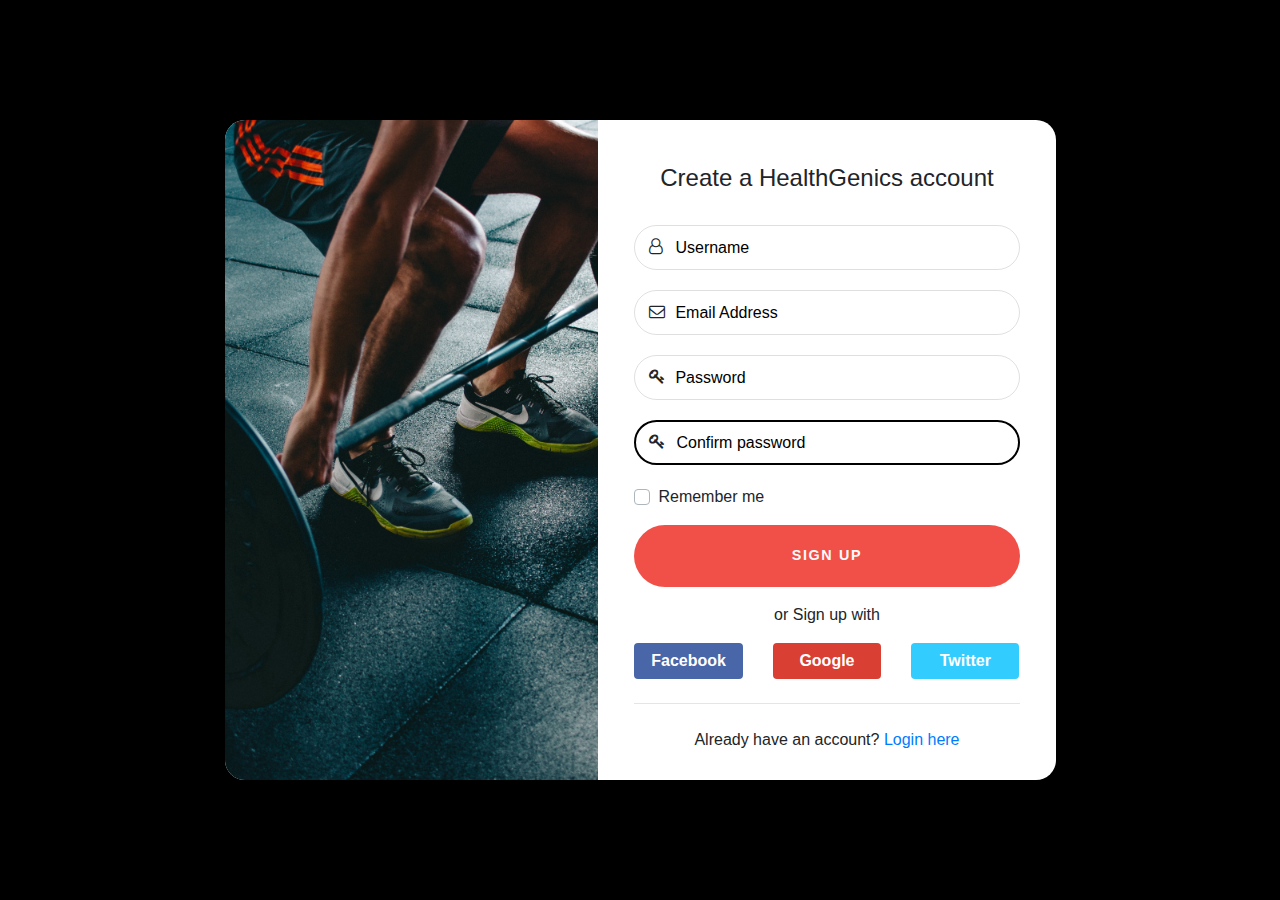
<file: signup.html>
<!DOCTYPE html>
<html lang="en">
<head>
    <meta charset="UTF-8">
    <meta http-equiv="X-UA-Compatible" content="IE=edge">
    <meta name="viewport" content="width=device-width, initial-scale=1.0">
    <link rel="stylesheet" href="signup.css">
    <link rel="stylesheet" href="https://stackpath.bootstrapcdn.com/bootstrap/4.5.0/css/bootstrap.min.css">
    <link href="https://stackpath.bootstrapcdn.com/font-awesome/4.7.0/css/font-awesome.min.css" rel="stylesheet">
    <script src="https://code.jquery.com/jquery-3.5.1.slim.min.js"></script>
    <title>Sign Up</title>
</head>

<body>
    
    <div class="container">
        <div class="row px-3">
          <div class="col-lg-10 col-xl-9 card flex-row mx-auto px-0">
            <div class="img-left d-none d-md-flex"></div>
    
            
            
            <div class="card-body">
              <h4 class="title text-center mt-4">
                Create a HealthGenics account
              </h4>
              <form id="signupForm" class="form-box px-3">
                <div class="form-input">
                    <span><i class="fa fa-user-o"></i></span>
                    <input type="text" id="username" placeholder="Username" tabindex="10" required>
                  </div>
                <div class="form-input">
                  <span><i class="fa fa-envelope-o"></i></span>
                  <input type="email" id="emailadd" placeholder="Email Address" tabindex="10" required>
                </div>
                <div class="form-input">
                  <span><i class="fa fa-key"></i></span>
                  <input type="password" id="password"placeholder="Password" required>
                </div>
                <div class="form-input">
                    <span><i class="fa fa-key"></i></span>
                    <input type="password" id="conpass" placeholder="Confirm password">
                  </div>
    
                <div class="mb-3">
                  <div class="custom-control custom-checkbox">
                    <input type="checkbox" class="custom-control-input" id="cb1" name="">
                    <label class="custom-control-label" for="cb1">Remember me</label>
                  </div>
                </div>
    
                <div class="mb-3">                                  
                    <button type="submit" class="btn btn-block text-uppercase">
                    <a class="nav-link text-light" >Sign Up</a>  
                    </button>                                      
                </div>
    

                <div class="text-center mb-3">
                  or Sign up with
                </div>
    
                <div class="row mb-3">
                  <div class="col-4">
                    <a href="regisform.html" class="btn btn-block btn-social btn-facebook">
                      Facebook
                    </a>
                  </div>
    
                  <div class="col-4">
                    <a href="regisform.html" class="btn btn-block btn-social btn-google">
                      Google
                    </a>
                  </div>
    
                  <div class="col-4">
                    <a href="regisform.html" class="btn btn-block btn-social btn-twitter">
                      Twitter
                    </a>
                  </div>
                </div>
    
                <hr class="my-4">
    
                <div class="text-center mb-2">
                  Already have an account?
                  <a href="login.html" class="login-link">
                    Login here
                  </a>
                </div>
              </form>
            </div>
          </div>
        </div>
      </div>

      <script>
        // Get the login form
        const form = document.getElementById("signupForm");
    
        // Add event listener for form submission
        form.addEventListener("submit", function(event) {
          event.preventDefault(); // Prevent form submission
    
          // Get the entered username and password
          const username = document.getElementById("username").value;
          const emailaddress = document.getElementById("emailadd").value;
          const password = document.getElementById("password").value;
          const confirmpassword = document.getElementById("conpass").value;
    
          // Perform login validation (dummy validation)
          if (username === "admin") {
          alert("Username already taken!");
      }
      else if (password !== confirmpassword) {
        alert("Passwords do not match")
      } 
      else {
        alert("Successfully signed up!");
        window.location.href ='regisform.html';
      }
      }
      );
      </script>
</body>
</html>
</file>
<file: carousel.css>
/* GLOBAL STYLES
-------------------------------------------------- */
/* Padding below the footer and lighter body text */

body {
  padding-top: 3rem;
  padding-bottom: 3rem;
  color: rgb(var(--bs-tertiary-color-rgb));
}


/* CUSTOMIZE THE CAROUSEL
-------------------------------------------------- */

/* Carousel base class */
.carousel {
  margin-bottom: 4rem;
}
/* Since positioning the image, we need to help out the caption */
.carousel-caption {
  bottom: 3rem;
  z-index: 10;
}

/* Declare heights because of positioning of img element */
.carousel-item {
  height: 32rem;
}


/* MARKETING CONTENT
-------------------------------------------------- */

/* Center align the text within the three columns below the carousel */
.marketing .col-lg-4 {
  margin-bottom: 1.5rem;
  text-align: center;
}
/* rtl:begin:ignore */
.marketing .col-lg-4 p {
  margin-right: .75rem;
  margin-left: .75rem;
}
/* rtl:end:ignore */


/* Featurettes
------------------------- */

.featurette-divider {
  margin: 5rem 0; /* Space out the Bootstrap <hr> more */
}

/* Thin out the marketing headings */
/* rtl:begin:remove */
.featurette-heading {
  letter-spacing: -.05rem;
}

/* rtl:end:remove */

/* RESPONSIVE CSS
-------------------------------------------------- */

@media (min-width: 40em) {
  /* Bump up size of carousel content */
  .carousel-caption p {
    margin-bottom: 1.25rem;
    font-size: 1.25rem;
    line-height: 1.4;
  }

  .featurette-heading {
    font-size: 50px;
  }
}

@media (min-width: 62em) {
  .featurette-heading {
    margin-top: 7rem;
  }
}
</file>
<file: forgotpassword.css>
body{
    height: 100vh;
    background: black !important;
    display: flex;
    flex-direction: column;
    align-items: center;
    justify-content: center;
  }
  
  .card{
    overflow: hidden;
    border: 0 !important;
    border-radius: 20px !important;
    box-shadow: 0 0.5rem 1rem 0 rgba(0, 0, 0, 0.1);
  }
  
  .img-left{
    width: 45%;
    background: url('pexels-victor-freitas-841130.jpg') center;
    background-size: cover;
    background-repeat: no-repeat;
  }
  
  .card-body{
    padding: 2rem;
  }
  
  .title{
    margin-bottom: 2rem;
  }
  
  .form-input{
    position: relative;
  }
  
  .form-input input{
    width: 100%;
    height: 45px;
    padding-left: 40px;
    margin-bottom: 20px;
    box-sizing: border-box;
    box-shadow: none;
    border: 1px solid #00000020;
    border-radius: 50px;
    outline: none;
    background: transparent;
  }
  
  .form-input span{
    position: absolute;
    top: 10px;
    padding-left: 15px;
    color: #f15048;
  }
  
  .form-input input::placeholder{
    color: black;
    padding-left: 0px;
  }
  
  .form-input input:focus, .form-input input:valid{
    border: 2px solid ;
  }
  
  .form-input input:focus::placeholder{
    color: #454b69;
  }
  

  .form-box button[type="submit"]{
    margin-top: 10px;
    border: none;
    cursor: pointer;
    border-radius: 50px;
    background: #f15048;
    color: #fff;
    font-size: 90%;
    font-weight: bold;
    letter-spacing: .1rem;
    transition: 0.5s;
    padding: 12px;
  }


  .form-box button[type="submit"]:hover{
    background: #f15048;
  }
</file>
<file: login.css>
body{
    height: 100vh;
    background: black !important;
    display: flex;
    flex-direction: column;
    align-items: center;
    justify-content: center;
  }
  
  .card{
    overflow: hidden;
    border: 0 !important;
    border-radius: 20px !important;
    box-shadow: 0 0.5rem 1rem 0 rgba(0, 0, 0, 0.1);
  }
  
  .img-left{
    width: 45%;
    background: url('pexels-victor-freitas-841130.jpg') center;
    background-size: cover;
    background-repeat: no-repeat;
  }
  
  .card-body{
    padding: 2rem;
  }
  
  .title{
    margin-bottom: 2rem;
  }
  
  .form-input{
    position: relative;
  }
  
  .form-input input{
    width: 100%;
    height: 45px;
    padding-left: 40px;
    margin-bottom: 20px;
    box-sizing: border-box;
    box-shadow: none;
    border: 1px solid #00000020;
    border-radius: 50px;
    outline: none;
    background: transparent;
  }
  
  .form-input span{
    position: absolute;
    top: 10px;
    padding-left: 15px;
    color: #f15048;
  }
  
  .form-input input::placeholder{
    color: black;
    padding-left: 0px;
  }
  
  .form-input input:focus, .form-input input:valid{
    border: 2px solid ;
  }
  
  .form-input input:focus::placeholder{
    color: #454b69;
  }
  
  .custom-checkbox .custom-control-input:checked ~ .custom-control-label::before{
    border: 0px;
  }
  
  .form-box button[type="submit"]{
    margin-top: 10px;
    border: none;
    cursor: pointer;
    border-radius: 50px;
    background: #f15048;
    color: #fff;
    font-size: 90%;
    font-weight: bold;
    letter-spacing: .1rem;
    transition: 0.5s;
    padding: 12px;
  }
  
  .form-box button[type="submit"]:hover{
    background: #f15048;
  }
  
  .forget-link, .register-link{
    color: #f15048;
    font-weight: bold;
  }
  
  .forget-link:hover, .register-link:hover{
    color: #f15048;
    text-decoration: none;
  }
  
  .form-box .btn-social{
    color: white !important;
    border: 0;
    font-weight: bold;
  }
  
  .form-box .btn-facebook{
    background: #4866a8;
  }
  
  .form-box .btn-google{
    background: #da3f34;
  }
  
  .form-box .btn-twitter{
    background: #33ccff;
  }
  
  .form-box .btn-facebook:hover{
    background: #3d578f;
  }
  
  .form-box .btn-google:hover{
    background: #bf3b31;
  }
  
  .form-box .btn-twitter:hover{
    background: #2eb7e5;
  }
</file>
<file: regisform.css>
@import url("https://fonts.googleapis.com/css2?family=Poppins:wght@200;300;400;500;600;700&display=swap");
* {
  margin: 0;
  padding: 0;
  box-sizing: border-box;
  font-family: "Poppins", sans-serif;
}
body {
  min-height: 100vh;
  display: flex;
  align-items: center;
  justify-content: center;
  padding: 20px;
  background: black;
}
.container {
  position: relative;
  max-width: 700px;
  width: 100%;
  background: #fff;
  padding: 25px;
  border-radius: 8px;
  box-shadow: 0 0 15px rgba(0, 0, 0, 0.1);
}
.container header {
  font-size: 1.5rem;
  color: #333;
  font-weight: 500;
  text-align: center;
}
.container .form {
  margin-top: 30px;
}
.form .input-box {
  width: 100%;
  margin-top: 20px;
}
.input-box label {
  color: #333;
}
.form :where(.input-box input, .select-box) {
  position: relative;
  height: 50px;
  width: 100%;
  outline: none;
  font-size: 1rem;
  color: #707070;
  margin-top: 8px;
  border: 1px solid #ddd;
  border-radius: 6px;
  padding: 0 15px;
}
.input-box input:focus {
  box-shadow: 0 1px 0 rgba(0, 0, 0, 0.1);
}
.form .column {
  display: flex;
  column-gap: 15px;
}
.form .gender-box {
  margin-top: 20px;
}
.gender-box h3 {
  color: #333;
  font-size: 1rem;
  font-weight: 400;
  margin-bottom: 8px;
}
.form :where(.gender-option, .gender) {
  display: flex;
  align-items: center;
  column-gap: 50px;
  flex-wrap: wrap;
}
.form .gender {
  column-gap: 5px;
}
.gender input {
  accent-color: #f15048;
}
.form :where(.gender input, .gender label) {
  cursor: pointer;
}
.gender label {
  color: #707070;
}
.address :where(input, .select-box) {
  margin-top: 15px;
}
.select-box select {
  height: 100%;
  width: 100%;
  outline: none;
  border: none;
  color: #707070;
  font-size: 1rem;
}
.form button {
  height: 55px;
  width: 100%;
  color: #fff;
  font-size: 1rem;
  font-weight: 400;
  margin-top: 30px;
  border: none;
  cursor: pointer;
  transition: all 0.2s ease;
  background: #f15048;
}
.form button:hover {
  background: #f15048;
}

/*Responsive*/
@media screen and (max-width: 500px) {
  .form .column {
    flex-wrap: wrap;
  }
  .form :where(.gender-option, .gender) {
    row-gap: 15px;
  }
}
</file>
<file: signup.css>
body{
    height: 100vh;
    background: black !important;
    display: flex;
    flex-direction: column;
    align-items: center;
    justify-content: center;
  }
  
  .card{
    overflow: hidden;
    border: 0 !important;
    border-radius: 20px !important;
    box-shadow: 0 0.5rem 1rem 0 rgba(0, 0, 0, 0.1);
  }
  
  .img-left{
    width: 45%;
    background: url('pexels-victor-freitas-841130.jpg') center;
    background-size: cover;
    background-repeat: no-repeat;
  }
  
  .card-body{
    padding: 2rem;
  }
  
  .title{
    margin-bottom: 2rem;
  }
  
  .form-input{
    position: relative;
  }
  
  .form-input input{
    width: 100%;
    height: 45px;
    padding-left: 40px;
    margin-bottom: 20px;
    box-sizing: border-box;
    box-shadow: none;
    border: 1px solid #00000020;
    border-radius: 50px;
    outline: none;
    background: transparent;
  }
  
  .form-input span{
    position: absolute;
    top: 10px;
    padding-left: 15px;
  }
  
  .form-input input::placeholder{
    color: black;
    padding-left: 0px;
  }
  
  .form-input input:focus, .form-input input:valid{
    border: 2px solid ;
  }
  
  .form-input input:focus::placeholder{
    color: #454b69;
  }
  
  .custom-checkbox .custom-control-input:checked ~ .custom-control-label::before{
    border: 0px;
  }
  
  .form-box button[type="submit"]{
    margin-top: 10px;
    border: none;
    cursor: pointer;
    border-radius: 50px;
    background: #f15048;
    color: #fff;
    font-size: 90%;
    font-weight: bold;
    letter-spacing: .1rem;
    transition: 0.5s;
    padding: 12px;
  }
  
  .form-box button[type="submit"]:hover{
    background: #f15048;
  }
  
  .forget-link, .register-link{
    color: #f15048;
    font-weight: bold;
  }
  
  .forget-link:hover, .register-link:hover{
    color: #f15048;
    text-decoration: none;
  }
  
  .form-box .btn-social{
    color: white !important;
    border: 0;
    font-weight: bold;
  }
  
  .form-box .btn-facebook{
    background: #4866a8;
  }
  
  .form-box .btn-google{
    background: #da3f34;
  }
  
  .form-box .btn-twitter{
    background: #33ccff;
  }
  
  .form-box .btn-facebook:hover{
    background: #3d578f;
  }
  
  .form-box .btn-google:hover{
    background: #bf3b31;
  }
  
  .form-box .btn-twitter:hover{
    background: #2eb7e5;
  }
</file>
<file: resetconfirmation.css>
body{
    height: 100vh;
    background: black !important;
    display: flex;
    flex-direction: column;
    align-items: center;
    justify-content: center;
  }
  
  .card{
    overflow: hidden;
    border: 0 !important;
    border-radius: 20px !important;
    box-shadow: 0 0.5rem 1rem 0 rgba(0, 0, 0, 0.1);
  }
  
  .img-left{
    width: 45%;
    background: url('pexels-victor-freitas-841130.jpg') center;
    background-size: cover;
    background-repeat: no-repeat;
  }
  
  .card-body{
    padding: 2rem;
  }
  
  .title{
    margin-bottom: 2rem;
  }
  
  .form-input{
    position: relative;
  }
  
  .form-input input{
    width: 100%;
    height: 45px;
    padding-left: 40px;
    margin-bottom: 20px;
    box-sizing: border-box;
    box-shadow: none;
    border: 1px solid #00000020;
    border-radius: 50px;
    outline: none;
    background: transparent;
  }
  
  .form-input span{
    position: absolute;
    top: 10px;
    padding-left: 15px;
    color: #f15048;
  }
  
  .form-input input::placeholder{
    color: black;
    padding-left: 0px;
  }
  
  .form-input input:focus, .form-input input:valid{
    border: 2px solid black;
  }
  
  .form-input input:focus::placeholder{
    color: #454b69;
  }
  

  .form-box button[type="submit"]{
    margin-top: 10px;
    border: none;
    cursor: pointer;
    border-radius: 50px;
    background: #f15048;
    color: #fff;
    font-size: 90%;
    font-weight: bold;
    letter-spacing: .1rem;
    transition: 0.5s;
    padding: 12px;
  }


  .form-box button[type="submit"]:hover{
    background: #f15048;
  }
</file>
